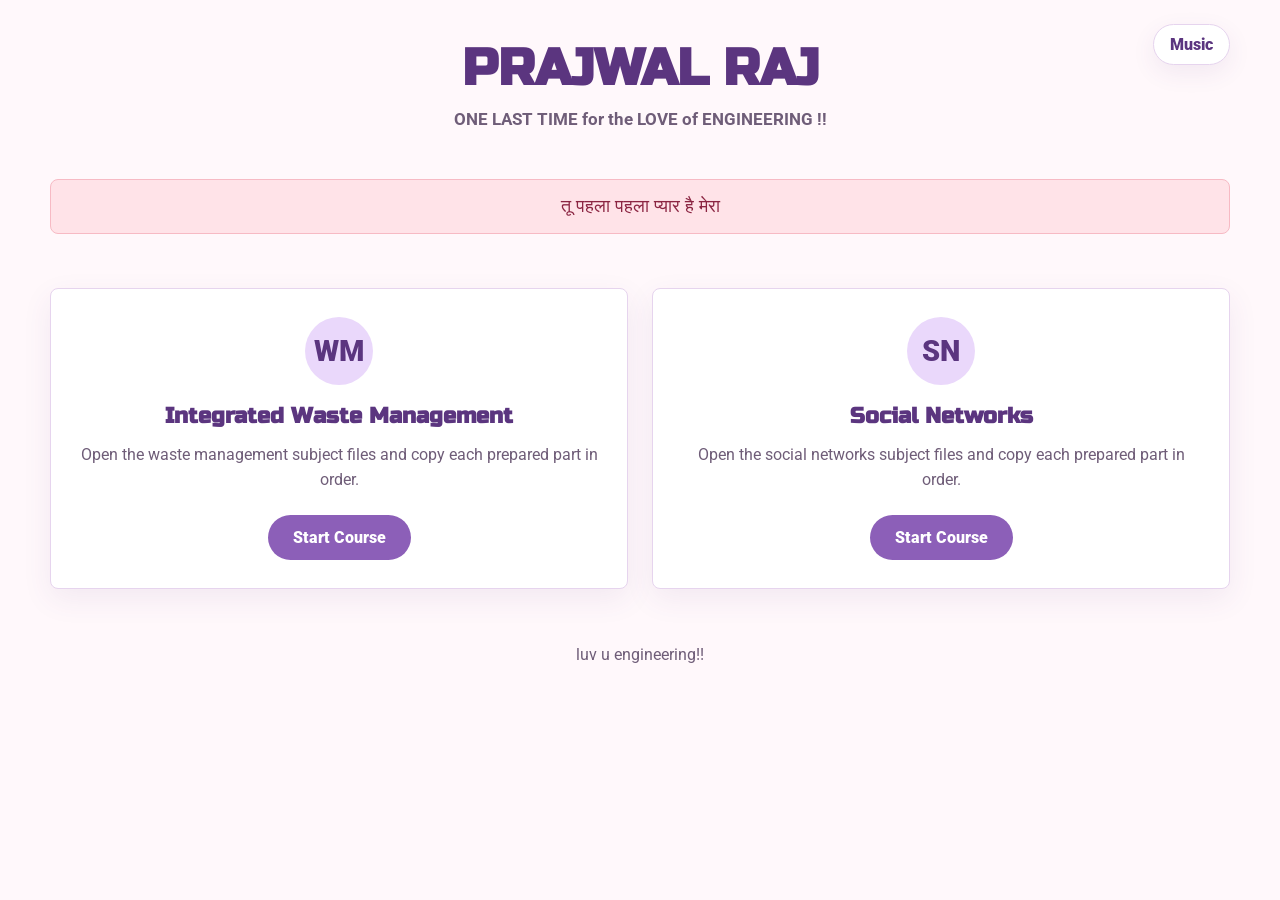
<file: home.html>
<!DOCTYPE html>
<html lang="en">
<head>
    <meta charset="UTF-8">
    <meta name="viewport" content="width=device-width, initial-scale=1.0">
    <title>ONE LAST TIME !!</title>
    <link rel="preconnect" href="https://fonts.googleapis.com">
    <link rel="preconnect" href="https://fonts.gstatic.com" crossorigin>
    <link href="https://fonts.googleapis.com/css2?family=Russo+One&family=Roboto:wght@400;700;900&display=swap" rel="stylesheet">
    <link rel="stylesheet" href="site.css">
</head>
<body>
    <div class="container">
        <header class="site-header">
            <div class="top-actions">
                <span></span>
                <button class="music-control" id="musicControl" type="button" onclick="toggleMusic()">Music</button>
            </div>
            <h1 class="main-title">PRAJWAL RAJ</h1>
            <p class="subtitle">ONE LAST TIME for the LOVE of ENGINEERING !!</p>
        </header>

        <div class="notice-banner">
            <p class="notice-text">

तू पहला पहला प्यार है मेरा
</p>
        </div>

        <main class="cards-container">
            <article class="course-card">
                <div class="card-icon">WM</div>
                <h2 class="card-title">Integrated Waste Management</h2>
                <p class="card-description">
                    Open the waste management subject files and copy each prepared part in order.
                </p>
                <button class="card-button" type="button" onclick="navigateToCourse('waste-management')">Start Course</button>
            </article>

            <article class="course-card">
                <div class="card-icon">SN</div>
                <h2 class="card-title">Social Networks</h2>
                <p class="card-description">
                    Open the social networks subject files and copy each prepared part in order.
                </p>
                <button class="card-button" type="button" onclick="navigateToCourse('social-networks')">Start Course</button>
            </article>
        </main>

        <footer class="site-footer">
            <p>luv u engineering!!</p>
        </footer>
    </div>

    <script src="site.js"></script>
</body>
</html>
</file>
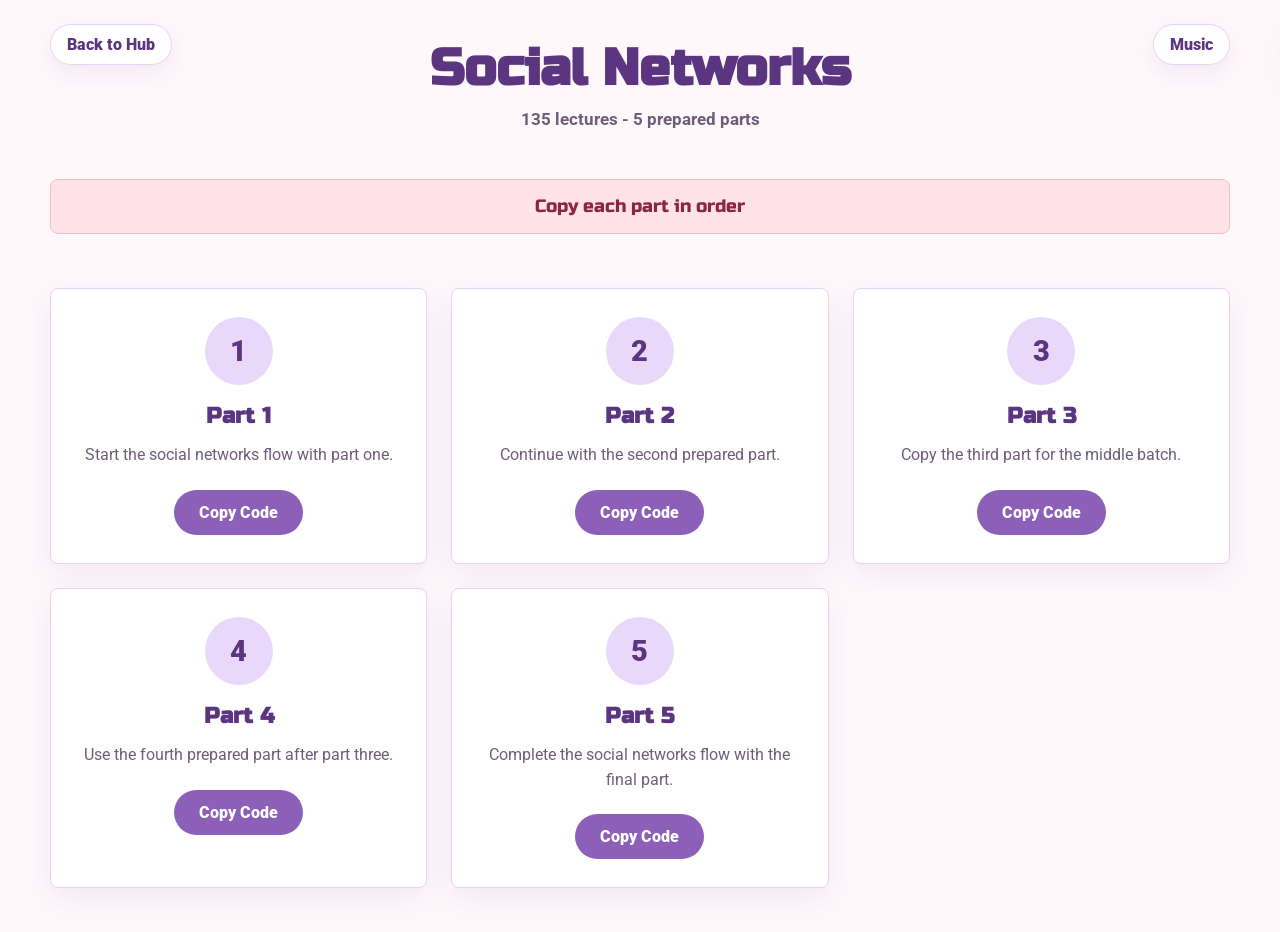
<file: social-networks.html>
﻿<!DOCTYPE html>
<html lang="en">
<head>
    <meta charset="UTF-8">
    <meta name="viewport" content="width=device-width, initial-scale=1.0">
    <title>Social Networks - WE ARE PRAJWAL PAGLU'S</title>
    <link rel="preconnect" href="https://fonts.googleapis.com">
    <link rel="preconnect" href="https://fonts.gstatic.com" crossorigin>
    <link href="https://fonts.googleapis.com/css2?family=Russo+One&family=Roboto:wght@400;700;900&display=swap" rel="stylesheet">
    <link rel="stylesheet" href="site.css">
</head>
<body>
    <div class="container">
        <header class="site-header">
            <div class="top-actions">
                <a href="home.html" class="back-button">Back to Hub</a>
                <button class="music-control" id="musicControl" type="button" onclick="toggleMusic()">Music</button>
            </div>
            <h1 class="main-title">Social Networks</h1>
            <p class="subtitle">135 lectures - 5 prepared parts</p>
        </header>

        <div class="heist-banner">
            <p class="heist-text">Copy each part in order</p>
        </div>

        <main class="cards-grid">
            <article class="code-card">
                <div class="part-number">1</div>
                <h2 class="card-title">Part 1</h2>
                <p class="card-description">Start the social networks flow with part one.</p>
                <button class="copy-button" type="button" onclick="copyCode('socialnetworks1.js', event.currentTarget)">Copy Code</button>
            </article>

            <article class="code-card">
                <div class="part-number">2</div>
                <h2 class="card-title">Part 2</h2>
                <p class="card-description">Continue with the second prepared part.</p>
                <button class="copy-button" type="button" onclick="copyCode('socialnetworks2.js', event.currentTarget)">Copy Code</button>
            </article>

            <article class="code-card">
                <div class="part-number">3</div>
                <h2 class="card-title">Part 3</h2>
                <p class="card-description">Copy the third part for the middle batch.</p>
                <button class="copy-button" type="button" onclick="copyCode('socialnetworks3.js', event.currentTarget)">Copy Code</button>
            </article>

            <article class="code-card">
                <div class="part-number">4</div>
                <h2 class="card-title">Part 4</h2>
                <p class="card-description">Use the fourth prepared part after part three.</p>
                <button class="copy-button" type="button" onclick="copyCode('socialnetworks4.js', event.currentTarget)">Copy Code</button>
            </article>

            <article class="code-card">
                <div class="part-number">5</div>
                <h2 class="card-title">Part 5</h2>
                <p class="card-description">Complete the social networks flow with the final part.</p>
                <button class="copy-button" type="button" onclick="copyCode('socialnetworks5.js', event.currentTarget)">Copy Code</button>
            </article>
        </main>
    </div>

    <div class="notification" id="notification">Code copied successfully.</div>

    <script src="site.js"></script>
</body>
</html>
</file>
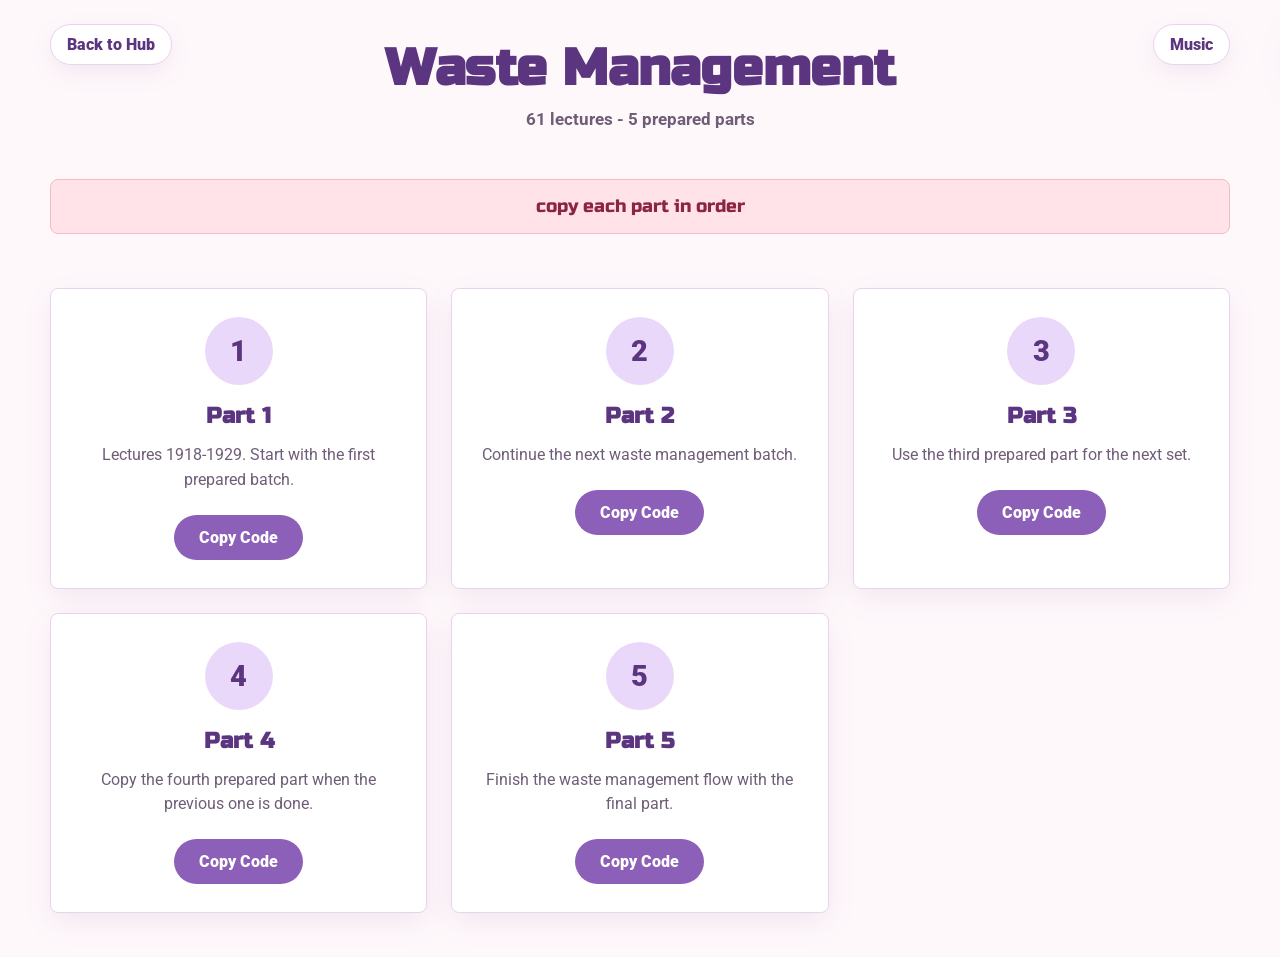
<file: waste-management.html>
﻿<!DOCTYPE html>
<html lang="en">
<head>
    <meta charset="UTF-8">
    <meta name="viewport" content="width=device-width, initial-scale=1.0">
    <title>Waste Management - WE ARE PRAJWAL PAGLU'S</title>
    <link rel="preconnect" href="https://fonts.googleapis.com">
    <link rel="preconnect" href="https://fonts.gstatic.com" crossorigin>
    <link href="https://fonts.googleapis.com/css2?family=Russo+One&family=Roboto:wght@400;700;900&display=swap" rel="stylesheet">
    <link rel="stylesheet" href="site.css">
</head>
<body>
    <div class="container">
        <header class="site-header">
            <div class="top-actions">
                <a href="home.html" class="back-button">Back to Hub</a>
                <button class="music-control" id="musicControl" type="button" onclick="toggleMusic()">Music</button>
            </div>
            <h1 class="main-title">Waste Management</h1>
            <p class="subtitle">61 lectures - 5 prepared parts</p>
        </header>

        <div class="heist-banner">
            <p class="heist-text">copy each part in order</p>
        </div>

        <main class="cards-grid">
            <article class="code-card">
                <div class="part-number">1</div>
                <h2 class="card-title">Part 1</h2>
                <p class="card-description">Lectures 1918-1929. Start with the first prepared batch.</p>
                <button class="copy-button" type="button" onclick="copyCode('wastemanagement1.js', event.currentTarget)">Copy Code</button>
            </article>

            <article class="code-card">
                <div class="part-number">2</div>
                <h2 class="card-title">Part 2</h2>
                <p class="card-description">Continue the next waste management batch.</p>
                <button class="copy-button" type="button" onclick="copyCode('wastemanagement2.js', event.currentTarget)">Copy Code</button>
            </article>

            <article class="code-card">
                <div class="part-number">3</div>
                <h2 class="card-title">Part 3</h2>
                <p class="card-description">Use the third prepared part for the next set.</p>
                <button class="copy-button" type="button" onclick="copyCode('wastemanagement3.js', event.currentTarget)">Copy Code</button>
            </article>

            <article class="code-card">
                <div class="part-number">4</div>
                <h2 class="card-title">Part 4</h2>
                <p class="card-description">Copy the fourth prepared part when the previous one is done.</p>
                <button class="copy-button" type="button" onclick="copyCode('wastemanagement4.js', event.currentTarget)">Copy Code</button>
            </article>

            <article class="code-card">
                <div class="part-number">5</div>
                <h2 class="card-title">Part 5</h2>
                <p class="card-description">Finish the waste management flow with the final part.</p>
                <button class="copy-button" type="button" onclick="copyCode('wastemanagement5.js', event.currentTarget)">Copy Code</button>
            </article>
        </main>
    </div>

    <div class="notification" id="notification">Code copied successfully.</div>

    <script src="site.js"></script>
</body>
</html>
</file>
<file: site.css>
:root {
    --page: #fff8fb;
    --surface: #ffffff;
    --surface-soft: #f7ecff;
    --primary: #8c5fb8;
    --primary-dark: #5b357f;
    --primary-light: #ead8fb;
    --accent: #f08a9b;
    --accent-soft: #ffe3e8;
    --ink: #291b34;
    --muted: #6f5d78;
    --line: #e6d4ee;
    --success: #2f9c68;
    --shadow: 0 18px 45px rgba(94, 55, 126, 0.12);
}

* {
    margin: 0;
    padding: 0;
    box-sizing: border-box;
}

html {
    min-height: 100%;
}

body {
    min-height: 100vh;
    font-family: "Roboto", Arial, sans-serif;
    background: var(--page);
    color: var(--ink);
    overflow-x: hidden;
}

button,
a {
    font: inherit;
}

.gate-page {
    display: grid;
    place-items: center;
    padding: 24px;
}

.gate {
    width: min(720px, 100%);
    text-align: center;
}

.gate-title,
.main-title,
.card-title,
.section-title,
.stat-number {
    font-family: "Russo One", Arial, sans-serif;
    letter-spacing: 0;
}

.gate-title {
    margin-top: 18px;
    color: var(--primary-dark);
    font-size: clamp(2rem, 7vw, 4rem);
}

.gate-subtitle,
.subtitle {
    color: var(--muted);
    font-size: 1.08rem;
    font-weight: 700;
    margin-top: 10px;
}

.click-hint {
    display: inline-block;
    margin-top: 28px;
    color: var(--primary-dark);
    background: var(--accent-soft);
    border: 1px solid #f7bac4;
    border-radius: 999px;
    padding: 10px 18px;
    font-weight: 900;
}

.garden-button {
    width: min(760px, 92vw);
    height: min(420px, 62vw);
    border: 0;
    background: #efe0fb;
    border-radius: 8px;
    box-shadow: var(--shadow);
    cursor: pointer;
    display: block;
    padding: 0;
    position: relative;
    overflow: hidden;
    transition: transform 0.18s ease, box-shadow 0.18s ease;
}

.garden-button:hover {
    transform: translateY(-4px);
    box-shadow: 0 24px 54px rgba(94, 55, 126, 0.16);
}

.garden-scene {
    position: absolute;
    inset: 0;
    display: block;
    background: #f9efff;
}

.garden-scene::before {
    content: "";
    position: absolute;
    left: 0;
    right: 0;
    bottom: 0;
    height: 38%;
    background: #dff1df;
    border-top: 2px solid #c5e3c4;
}

.sun,
.cloud,
.hill,
.path,
.flower-row {
    position: relative;
    display: block;
}

.sun {
    position: absolute;
    top: 34px;
    right: 54px;
    width: 74px;
    height: 74px;
    background: #fff2a8;
    border: 2px solid #e9cf66;
    border-radius: 50%;
    animation: softPulse 3s ease-in-out infinite;
}

.cloud {
    position: absolute;
    width: 124px;
    height: 38px;
    background: #ffffff;
    border: 1px solid #ead8fb;
    border-radius: 999px;
    box-shadow: 24px -12px 0 #ffffff, 52px 0 0 #ffffff;
    animation: cloudDrift 6s ease-in-out infinite;
}

.cloud-one {
    top: 72px;
    left: 58px;
}

.cloud-two {
    top: 42px;
    left: 286px;
    transform: scale(0.82);
    animation-delay: 1.5s;
}

.hill {
    position: absolute;
    bottom: 30%;
    width: 58%;
    height: 34%;
    background: #d8eccc;
    border: 2px solid #c5deb9;
    border-radius: 100% 100% 0 0;
}

.hill-left {
    left: -8%;
}

.hill-right {
    right: -10%;
    background: #ead8fb;
    border-color: #d9c0ea;
}

.path {
    position: absolute;
    left: 42%;
    bottom: 0;
    width: 16%;
    height: 42%;
    background: #f5d8dc;
    border-left: 2px solid #e8bac2;
    border-right: 2px solid #e8bac2;
    transform: perspective(180px) rotateX(18deg);
    transform-origin: bottom;
}

.flower-row {
    position: absolute;
    left: 6%;
    right: 6%;
    height: 44px;
    animation: flowersSway 2.4s ease-in-out infinite;
}

.bloom {
    position: absolute;
    bottom: 0;
    width: 8px;
    height: 28px;
    background: #78ad70;
    border-radius: 999px;
}

.bloom::before,
.bloom::after {
    content: "";
    position: absolute;
    left: 50%;
    transform: translateX(-50%);
    border-radius: 999px;
}

.bloom::before {
    top: -12px;
    width: 34px;
    height: 34px;
    background: var(--accent);
    box-shadow:
        -13px 0 0 #f08a9b,
        13px 0 0 #f08a9b,
        0 -13px 0 #f08a9b,
        0 13px 0 #f08a9b;
}

.bloom::after {
    top: -2px;
    width: 16px;
    height: 16px;
    background: #fff2a8;
    border: 1px solid #e9cf66;
}

.bloom:nth-child(1) { left: 2%; }
.bloom:nth-child(2) { left: 19%; }
.bloom:nth-child(3) { left: 36%; }
.bloom:nth-child(4) { left: 57%; }
.bloom:nth-child(5) { left: 74%; }
.bloom:nth-child(6) { left: 91%; }

.flower-row-one {
    bottom: 94px;
}

.flower-row-two {
    bottom: 58px;
    animation-delay: 0.35s;
}

.flower-row-two .bloom::before {
    background: #caa6ee;
    box-shadow:
        -13px 0 0 #caa6ee,
        13px 0 0 #caa6ee,
        0 -13px 0 #caa6ee,
        0 13px 0 #caa6ee;
}

.flower-row-two .bloom:nth-child(1) { left: 10%; }
.flower-row-two .bloom:nth-child(2) { left: 27%; }
.flower-row-two .bloom:nth-child(3) { left: 44%; }
.flower-row-two .bloom:nth-child(4) { left: 63%; }
.flower-row-two .bloom:nth-child(5) { left: 82%; }
.flower-row-two .bloom:nth-child(6) { left: 96%; }

.flower-row-three {
    bottom: 22px;
    animation-delay: 0.7s;
}

.flower-row-three .bloom::before {
    background: #f5aeba;
    box-shadow:
        -13px 0 0 #f5aeba,
        13px 0 0 #f5aeba,
        0 -13px 0 #f5aeba,
        0 13px 0 #f5aeba;
}

.flower-row-three .bloom:nth-child(1) { left: 5%; }
.flower-row-three .bloom:nth-child(2) { left: 22%; }
.flower-row-three .bloom:nth-child(3) { left: 40%; }
.flower-row-three .bloom:nth-child(4) { left: 59%; }
.flower-row-three .bloom:nth-child(5) { left: 77%; }
.flower-row-three .bloom:nth-child(6) { left: 94%; }

@keyframes softPulse {
    0%, 100% { transform: scale(1); }
    50% { transform: scale(1.08); }
}

@keyframes cloudDrift {
    0%, 100% { margin-left: 0; }
    50% { margin-left: 16px; }
}

@keyframes flowersSway {
    0%, 100% { transform: translateY(0) rotate(-0.4deg); }
    50% { transform: translateY(-3px) rotate(0.4deg); }
}

.app-shell {
    position: fixed;
    inset: 0;
    background: var(--page);
}

.app-shell iframe {
    width: 100%;
    height: 100%;
    border: 0;
    display: block;
}

.container {
    width: min(1180px, calc(100% - 32px));
    margin: 0 auto;
}

.site-header {
    position: relative;
    padding: 38px 0 24px;
    text-align: center;
}

.main-title {
    color: var(--primary-dark);
    font-size: clamp(2rem, 6vw, 3.2rem);
}

.top-actions {
    position: absolute;
    top: 24px;
    left: 0;
    right: 0;
    display: flex;
    justify-content: space-between;
    align-items: center;
    pointer-events: none;
}

.back-button,
.music-control,
.card-button,
.copy-button {
    border: 1px solid transparent;
    border-radius: 999px;
    cursor: pointer;
    font-weight: 900;
    text-decoration: none;
    transition: transform 0.18s ease, box-shadow 0.18s ease, background 0.18s ease;
}

.back-button,
.music-control {
    pointer-events: auto;
    background: var(--surface);
    border-color: var(--line);
    color: var(--primary-dark);
    padding: 10px 16px;
    box-shadow: 0 8px 24px rgba(94, 55, 126, 0.08);
}

.music-control {
    margin-left: auto;
}

.shell-music-control {
    position: fixed;
    top: 18px;
    right: 18px;
    z-index: 20;
}

.framed-page .music-control {
    display: none;
}

.back-button:hover,
.music-control:hover,
.card-button:hover,
.copy-button:hover {
    transform: translateY(-2px);
    box-shadow: var(--shadow);
}

.music-control.playing {
    background: var(--accent-soft);
    border-color: #f7bac4;
    color: #8b2542;
}

.notice-banner,
.heist-banner {
    margin: 26px 0;
    padding: 16px 18px;
    text-align: center;
    background: var(--accent-soft);
    border: 1px solid #f7bac4;
    border-radius: 8px;
}

.notice-text,
.heist-text {
    color: #8b2542;
    font-family: "Russo One", Arial, sans-serif;
    font-size: 1.1rem;
}

.cards-container,
.cards-grid {
    display: grid;
    grid-template-columns: repeat(auto-fit, minmax(min(100%, 330px), 1fr));
    gap: 24px;
    padding: 28px 0 44px;
}

.course-card,
.code-card {
    background: var(--surface);
    border: 1px solid var(--line);
    border-radius: 8px;
    padding: 28px;
    text-align: center;
    box-shadow: 0 10px 30px rgba(94, 55, 126, 0.08);
    transition: transform 0.18s ease, border-color 0.18s ease, box-shadow 0.18s ease;
}

.course-card:hover,
.code-card:hover {
    transform: translateY(-4px);
    border-color: #d9b7ec;
    box-shadow: var(--shadow);
}

.card-icon,
.part-number {
    width: 68px;
    height: 68px;
    margin: 0 auto 18px;
    display: grid;
    place-items: center;
    border-radius: 50%;
    background: var(--primary-light);
    color: var(--primary-dark);
    font-size: 1.8rem;
    font-weight: 900;
}

.card-title {
    color: var(--primary-dark);
    font-size: 1.35rem;
    margin-bottom: 14px;
}

.card-description {
    color: var(--muted);
    line-height: 1.55;
    margin-bottom: 22px;
}

.card-button,
.copy-button {
    background: var(--primary);
    color: #ffffff;
    padding: 12px 24px;
}

.card-button:hover,
.copy-button:hover {
    background: var(--primary-dark);
}

.copy-button.copied {
    background: var(--success);
}

.stats-bar {
    display: grid;
    grid-template-columns: repeat(auto-fit, minmax(160px, 1fr));
    gap: 14px;
    margin: 26px 0 10px;
    padding: 18px;
    background: var(--surface-soft);
    border: 1px solid var(--line);
    border-radius: 8px;
}

.stat-item {
    text-align: center;
}

.stat-number {
    display: block;
    color: var(--primary-dark);
    font-size: 1.8rem;
}

.stat-label {
    color: var(--muted);
    font-size: 0.82rem;
    font-weight: 900;
    text-transform: uppercase;
}

.notification {
    position: fixed;
    top: 18px;
    right: 18px;
    max-width: calc(100vw - 36px);
    padding: 14px 18px;
    border-radius: 8px;
    background: var(--success);
    color: #ffffff;
    font-weight: 900;
    box-shadow: var(--shadow);
    transform: translateX(calc(100% + 36px));
    transition: transform 0.22s ease;
    z-index: 10;
}

.notification.show {
    transform: translateX(0);
}

.site-footer {
    text-align: center;
    color: var(--muted);
    padding: 12px 0 36px;
}

@media (max-width: 760px) {
    .site-header {
        padding-top: 96px;
    }

    .top-actions {
        align-items: flex-start;
        gap: 10px;
    }

    .back-button,
    .music-control {
        padding: 9px 12px;
        font-size: 0.9rem;
    }

    .course-card,
    .code-card {
        padding: 22px;
    }
}
</file>
